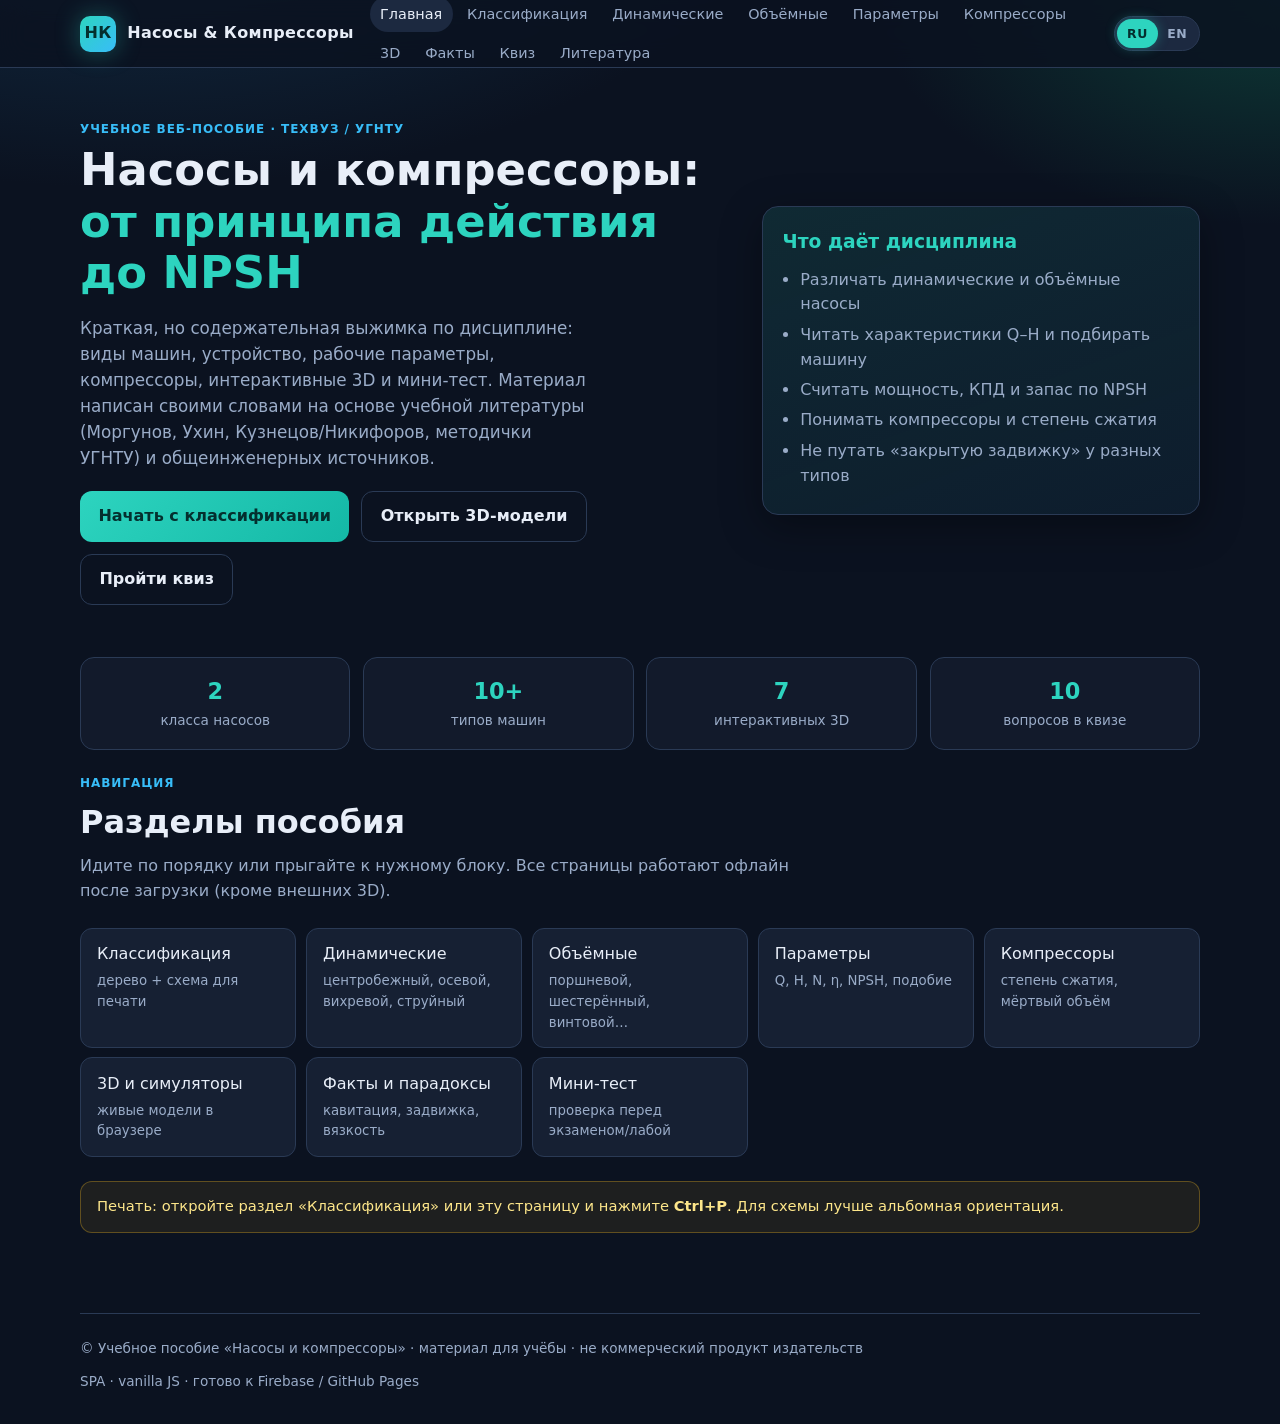
<file: index.html>
<!DOCTYPE html>

<html lang="ru">
<head>
<meta charset="utf-8"/>
<meta content="width=device-width, initial-scale=1" name="viewport"/>
<meta data-i18n-content="meta.desc" content="Учебное пособие: насосы и компрессоры для студентов технических вузов (УГНТУ). Классификация, параметры, NPSH, 3D-модели, квиз." name="description"/>
<title data-i18n="meta.title">Насосы и компрессоры — учебное пособие</title>
<link href="css/styles.css" rel="stylesheet"/>
<link href="data:image/svg+xml,%3Csvg xmlns='http://www.w3.org/2000/svg' viewBox='0 0 64 64'%3E%3Crect rx='12' width='64' height='64' fill='%232dd4bf'/%3E%3Ctext x='32' y='42' text-anchor='middle' font-size='28' font-family='Arial' fill='%23042f2e'%3EНК%3C/text%3E%3C/svg%3E" rel="icon"/>
</head>
<body>
<a class="skip" data-i18n="t001" href="#main">К содержимому</a>
<header class="topnav" id="topnav">
<div class="topnav-inner">
<a aria-label="На главную" class="brand" data-i18n-aria-label="a307" href="#/">
<span class="brand-mark" data-i18n="t002">НК</span>
<span data-i18n="t003">Насосы &amp; Компрессоры</span>
</a>
<div aria-label="Язык сайта" class="lang-switch" data-i18n-aria-label="lang.label" role="group">
        <button aria-pressed="true" class="lang-btn" data-lang="ru" lang="ru" title="Русский" type="button">RU</button>
        <button aria-pressed="false" class="lang-btn" data-lang="en" lang="en" title="English" type="button">EN</button>
      </div>
      <button aria-label="Меню" class="nav-toggle" data-i18n-aria-label="a308" id="navToggle" type="button">☰</button>
<nav class="nav-links" id="navLinks">
<a data-i18n="t004" data-route="/" href="#/">Главная</a>
<a data-i18n="t005" data-route="/classify" href="#/classify">Классификация</a>
<a data-i18n="t006" data-route="/dynamic" href="#/dynamic">Динамические</a>
<a data-i18n="t007" data-route="/volume" href="#/volume">Объёмные</a>
<a data-i18n="t008" data-route="/params" href="#/params">Параметры</a>
<a data-i18n="t009" data-route="/compressors" href="#/compressors">Компрессоры</a>
<a data-route="/3d" href="#/3d">3D</a>
<a data-i18n="t010" data-route="/facts" href="#/facts">Факты</a>
<a data-i18n="t011" data-route="/quiz" href="#/quiz">Квиз</a>
<a data-i18n="t012" data-route="/literature" href="#/literature">Литература</a>
</nav>
</div>
</header>
<main id="main">
<!-- HOME -->
<section class="page" data-page="/" id="page-home">
<div class="hero">
<div>
<div class="kicker" data-i18n="t013">Учебное веб-пособие · техвуз / УГНТУ</div>
<h1 data-i18n="t014">Насосы и компрессоры: <span>от принципа действия до NPSH</span></h1>
<p class="lead" data-i18n="t015">Краткая, но содержательная выжимка по дисциплине: виды машин, устройство, рабочие параметры, компрессоры, интерактивные 3D и мини-тест. Материал написан своими словами на основе учебной литературы (Моргунов, Ухин, Кузнецов/Никифоров, методички УГНТУ) и общеинженерных источников.</p>
<div class="hero-actions">
<a class="btn btn-primary" data-i18n="t016" href="#/classify">Начать с классификации</a>
<a class="btn btn-ghost" data-i18n="t017" href="#/3d">Открыть 3D-модели</a>
<a class="btn btn-ghost" data-i18n="t018" href="#/quiz">Пройти квиз</a>
</div>
</div>
<aside class="hero-card">
<h3 data-i18n="t019">Что даёт дисциплина</h3>
<ul>
<li data-i18n="t020">Различать динамические и объёмные насосы</li>
<li data-i18n="t021">Читать характеристики Q–H и подбирать машину</li>
<li data-i18n="t022">Считать мощность, КПД и запас по NPSH</li>
<li data-i18n="t023">Понимать компрессоры и степень сжатия</li>
<li data-i18n="t024">Не путать «закрытую задвижку» у разных типов</li>
</ul>
</aside>
</div>
<div class="stat-row">
<div class="stat"><strong>2</strong><span data-i18n="t025">класса насосов</span></div>
<div class="stat"><strong>10+</strong><span data-i18n="t026">типов машин</span></div>
<div class="stat"><strong>7</strong><span data-i18n="t027">интерактивных 3D</span></div>
<div class="stat"><strong>10</strong><span data-i18n="t028">вопросов в квизе</span></div>
</div>
<div class="section-head">
<div class="kicker" data-i18n="t029">Навигация</div>
<h2 data-i18n="t030">Разделы пособия</h2>
<p data-i18n="t031">Идите по порядку или прыгайте к нужному блоку. Все страницы работают офлайн после загрузки (кроме внешних 3D).</p>
</div>
<div class="toc-mini">
<a data-i18n="t032" href="#/classify">Классификация<small>дерево + схема для печати</small></a>
<a data-i18n="t033" href="#/dynamic">Динамические<small>центробежный, осевой, вихревой, струйный</small></a>
<a data-i18n="t034" href="#/volume">Объёмные<small>поршневой, шестерённый, винтовой…</small></a>
<a data-i18n="t035" href="#/params">Параметры<small>Q, H, N, η, NPSH, подобие</small></a>
<a data-i18n="t036" href="#/compressors">Компрессоры<small>степень сжатия, мёртвый объём</small></a>
<a data-i18n="t037" href="#/3d">3D и симуляторы<small>живые модели в браузере</small></a>
<a data-i18n="t038" href="#/facts">Факты и парадоксы<small>кавитация, задвижка, вязкость</small></a>
<a data-i18n="t039" href="#/quiz">Мини-тест<small>проверка перед экзаменом/лабой</small></a>
</div>
<div class="note" data-i18n="t040">Печать: откройте раздел «Классификация» или эту страницу и нажмите <strong>Ctrl+P</strong>. Для схемы лучше альбомная ориентация.</div>
</section>
<!-- CLASSIFY -->
<section class="page" data-page="/classify" id="page-classify">
<div class="section-head">
<div class="kicker" data-i18n="t041">Раздел 1</div>
<h2 data-i18n="t042">Классификация насосов</h2>
<p data-i18n="t043">Главный водораздел — по принципу действия: <strong>динамические</strong> (энергия потоку сообщается непрерывно лопастным аппаратом) и <strong>объёмные</strong> (жидкость вытесняется порциями фиксированного объёма).</p>
</div>
<div class="print-bar">
<span data-i18n="t044">Схема для печати (SVG):</span>
<button class="btn btn-primary btn-sm" data-i18n="t045" onclick="window.print()" type="button">Печать страницы</button>
<a class="btn btn-ghost btn-sm" data-i18n="t046" href="assets/classification.svg" rel="noopener" target="_blank">Открыть SVG</a>
<a class="btn btn-ghost btn-sm" data-i18n="t047" href="assets/devices.svg" rel="noopener" target="_blank">Схемы устройств</a>
</div>
<div class="scheme-wrap" id="print-scheme">
<img alt="Классификация насосов — схема для печати" data-i18n-alt="a309" height="820" src="assets/classification.svg" width="1100"/>
</div>
<div class="tree" style="margin-top:1.25rem">
<div class="tree-root" data-i18n="t048">НАСОСЫ → принцип действия</div>
<div class="tree-branches">
<div class="branch">
<h3><span class="tag dyn" data-i18n="t049">Динамические</span></h3>
<div class="branch-list" id="dynList">
<div class="branch-item" data-detail="centrifugal"><strong data-i18n="t050">Центробежный</strong><span data-i18n="t051">самое массовое применение</span></div>
<div class="branch-item" data-detail="axial"><strong data-i18n="t052">Осевой</strong><span data-i18n="t053">огромный расход, малый напор</span></div>
<div class="branch-item" data-detail="vortex"><strong data-i18n="t054">Вихревой</strong><span data-i18n="t055">высокий напор при малом Q</span></div>
<div class="branch-item" data-detail="jet"><strong data-i18n="t056">Струйный</strong><span data-i18n="t057">эжектор, без движущихся частей</span></div>
</div>
</div>
<div class="branch">
<h3><span class="tag vol" data-i18n="t058">Объёмные</span></h3>
<div class="branch-list" id="volList">
<div class="branch-item" data-detail="piston"><strong data-i18n="t059">Поршневой</strong><span data-i18n="t060">высокий перепад давления</span></div>
<div class="branch-item" data-detail="gear"><strong data-i18n="t061">Шестерённый</strong><span data-i18n="t062">масло, нефть, гидравлика</span></div>
<div class="branch-item" data-detail="screw"><strong data-i18n="t063">Винтовой</strong><span data-i18n="t064">вязкие и газожидкостные смеси</span></div>
<div class="branch-item" data-detail="vane"><strong data-i18n="t065">Пластинчатый / мембранный</strong><span data-i18n="t066">гидропривод и химия</span></div>
</div>
</div>
</div>
<div class="detail-panel" data-i18n="t067" id="classDetail">Нажмите на тип насоса — появится краткая карточка. Подробности — в разделах «Динамические» и «Объёмные».</div>
</div>
<div class="grid grid-2" style="margin-top:1.25rem">
<article class="card">
<span class="tag dyn" data-i18n="t068">Ключ</span>
<h3 data-i18n="t069">Динамические</h3>
<p data-i18n="t070">Рабочий орган разгоняет жидкость. Напор и расход связаны характеристикой Q–H: при росте сопротивления сети расход падает. При полностью закрытой задвижке на нагнетании насос (если не перегреется) продолжает крутиться, расход ≈ 0, напор — максимальный (напор холостого хода).</p>
</article>
<article class="card">
<span class="tag vol" data-i18n="t071">Ключ</span>
<h3 data-i18n="t072">Объёмные</h3>
<p data-i18n="t073">Каждый оборот (или ход) вытесняет почти постоянный объём. Давление на нагнетании растёт, пока его не ограничит предохранительный клапан или прочность. Полностью перекрывать нагнетание без байпаса/клапана — опасно.</p>
</article>
</div>
<div class="section-head" style="margin-top:2rem">
<h2 data-i18n="t074">Схемы устройств</h2>
<p data-i18n="t075">Упрощённые разрезы трёх «классических» машин — удобно держать перед глазами на лабе.</p>
</div>
<div class="scheme-wrap dark-scheme">
<img alt="Схемы поршневого, центробежного и шестерённого насосов" data-i18n-alt="a310" height="520" src="assets/devices.svg" width="1200"/>
</div>
</section>
<!-- DYNAMIC -->
<section class="page" data-page="/dynamic" id="page-dynamic">
<div class="section-head">
<div class="kicker" data-i18n="t076">Раздел 2</div>
<h2 data-i18n="t077">Динамические насосы</h2>
<p data-i18n="t078">Энергия от вала передаётся жидкости лопастями (или струёй рабочего агента). Подача плавная, конструкция часто проще в обслуживании, но нужен контроль кавитации и правильный подбор по сети.</p>
</div>
<div class="grid grid-2">
<article class="card type-card">
<span class="tag dyn" data-i18n="t079">Лопастной</span>
<h3 data-i18n="t080">Центробежный насос</h3>
<div class="meta"><span class="pill" data-i18n="t081">вода / НПЗ</span><span class="pill" data-i18n="t082">теплосети</span><span class="pill" data-i18n="t083">мультиступенчатый</span></div>
<p data-i18n="t084">Жидкость входит в центр рабочего колеса (по оси), лопасти разгоняют её к периферии; в спиральном отводе кинетическая энергия частично превращается в давление. Многоступенчатые насосы ставят колёса последовательно для большого напора.</p>
<div class="pros-cons">
<div class="pros"><h4 data-i18n="t085">Плюсы</h4><ul><li data-i18n="t086">равномерная подача</li><li data-i18n="t087">высокий КПД на воде</li><li data-i18n="t088">компактность при большом Q</li></ul></div>
<div class="cons"><h4 data-i18n="t089">Минусы</h4><ul><li data-i18n="t090">плохой самозасос (часто нужна заливка)</li><li data-i18n="t091">падение КПД на вязких жидкостях</li><li data-i18n="t092">чувствителен к NPSH</li></ul></div>
</div>
</article>
<article class="card type-card">
<span class="tag dyn" data-i18n="t093">Лопастной</span>
<h3 data-i18n="t094">Осевой (пропеллерный)</h3>
<div class="meta"><span class="pill" data-i18n="t095">каналы</span><span class="pill" data-i18n="t096">циркуляция</span><span class="pill" data-i18n="t097">большой Q</span></div>
<p data-i18n="t098">Поток идёт вдоль оси вала, как у гребного винта. Даёт огромный расход при сравнительно малом напоре. Часто применяют на перекачке между резервуарами, в системах охлаждения, на насосных станциях каналов.</p>
<div class="pros-cons">
<div class="pros"><h4 data-i18n="t099">Плюсы</h4><ul><li data-i18n="t100">очень большой расход</li><li data-i18n="t101">компактный тракт</li><li data-i18n="t102">регулировка углом лопастей</li></ul></div>
<div class="cons"><h4 data-i18n="t103">Минусы</h4><ul><li data-i18n="t104">малый напор</li><li data-i18n="t105">узкий оптимальный режим</li><li data-i18n="t106">риск кавитации на входе</li></ul></div>
</div>
</article>
<article class="card type-card">
<span class="tag dyn" data-i18n="t107">Лопастной</span>
<h3 data-i18n="t108">Вихревой (периферийный)</h3>
<div class="meta"><span class="pill" data-i18n="t109">малый Q</span><span class="pill" data-i18n="t110">высокий H</span><span class="pill" data-i18n="t111">самозасос</span></div>
<p data-i18n="t112">Жидкость многократно обменивается энергией с лопатками в боковом канале — напор заметно выше, чем у центробежного того же размера, но КПД ниже. Удобен для чистых маловязких жидкостей и как насос с хорошим самозасасыванием.</p>
<div class="pros-cons">
<div class="pros"><h4 data-i18n="t113">Плюсы</h4><ul><li data-i18n="t114">высокий напор</li><li data-i18n="t115">часто самозасасывающий</li><li data-i18n="t116">простая конструкция</li></ul></div>
<div class="cons"><h4 data-i18n="t117">Минусы</h4><ul><li data-i18n="t118">низкий КПД</li><li data-i18n="t119">боится абразива</li><li data-i18n="t120">малый расход</li></ul></div>
</div>
</article>
<article class="card type-card">
<span class="tag dyn" data-i18n="t121">Струйный</span>
<h3 data-i18n="t122">Струйный насос (эжектор)</h3>
<div class="meta"><span class="pill" data-i18n="t123">без движущихся частей</span><span class="pill" data-i18n="t124">скважины</span><span class="pill" data-i18n="t125">смешение</span></div>
<p data-i18n="t126">Рабочая струя (вода, пар, газ) через сопло создаёт разрежение и подсасывает перекачиваемую среду; в камере смешения импульс передаётся потоку. Надёжен там, где нельзя ставить механику, но термодинамический КПД обычно невелик.</p>
<div class="pros-cons">
<div class="pros"><h4 data-i18n="t127">Плюсы</h4><ul><li data-i18n="t128">нет трущихся пар</li><li data-i18n="t129">работает с газожидкостью</li><li data-i18n="t130">простота и долговечность</li></ul></div>
<div class="cons"><h4 data-i18n="t131">Минусы</h4><ul><li data-i18n="t132">низкий КПД</li><li data-i18n="t133">нужен источник рабочей струи</li><li data-i18n="t134">шум / эрозия сопла</li></ul></div>
</div>
</article>
</div>
<div class="note" data-i18n="t135" style="margin-top:1rem">Практика: центробежный насос обычно пускают при <strong>закрытой</strong> (или почти закрытой) задвижке на нагнетании — чтобы снизить пусковой момент и не «улететь» по характеристике двигателя. После выхода на обороты задвижку открывают. Уточняйте по паспорту конкретной машины.</div>
</section>
<!-- VOLUME -->
<section class="page" data-page="/volume" id="page-volume">
<div class="section-head">
<div class="kicker" data-i18n="t136">Раздел 3</div>
<h2 data-i18n="t137">Объёмные насосы</h2>
<p data-i18n="t138">Подача определяется геометрическим объёмом камеры и частотой циклов. Подходят для высокого давления, вязких сред и точного дозирования. Обязателен предохранительный тракт.</p>
</div>
<div class="grid grid-2">
<article class="card type-card">
<span class="tag vol" data-i18n="t139">Возвратно-поступательный</span>
<h3 data-i18n="t140">Поршневой / плунжерный</h3>
<p data-i18n="t141">Поршень (или плунжер) изменяет объём цилиндра; клапаны всасывания и нагнетания открываются по перепаду давления. Плунжерные насосы дают очень высокие давления (гидроочистка, закачка реагентов). Подача пульсирующая — ставят демпферы.</p>
<div class="pros-cons">
<div class="pros"><h4 data-i18n="t142">Плюсы</h4><ul><li data-i18n="t143">высокий напор/давление</li><li data-i18n="t144">хороший КПД</li><li data-i18n="t145">работа с умеренной вязкостью</li></ul></div>
<div class="cons"><h4 data-i18n="t146">Минусы</h4><ul><li data-i18n="t147">пульсации</li><li data-i18n="t148">клапаны и уплотнения</li><li data-i18n="t149">габариты / масса</li></ul></div>
</div>
</article>
<article class="card type-card">
<span class="tag vol" data-i18n="t150">Роторный</span>
<h3 data-i18n="t151">Шестерённый</h3>
<p data-i18n="t152">Две шестерни переносят жидкость во впадинах зубьев от всасывания к нагнетанию. Классика маслосистем, топливных и нефтяных перекачек малой/средней производительности. Жёсткие требования к чистоте и зазорам.</p>
<div class="pros-cons">
<div class="pros"><h4 data-i18n="t153">Плюсы</h4><ul><li data-i18n="t154">компактность</li><li data-i18n="t155">самозасос</li><li data-i18n="t156">простая механика</li></ul></div>
<div class="cons"><h4 data-i18n="t157">Минусы</h4><ul><li data-i18n="t158">шум</li><li data-i18n="t159">износ при абразиве</li><li data-i18n="t160">утечки через зазоры</li></ul></div>
</div>
</article>
<article class="card type-card">
<span class="tag vol" data-i18n="t161">Роторный</span>
<h3 data-i18n="t162">Винтовой</h3>
<p data-i18n="t163">Один или несколько винтов образуют замкнутые полости, движущиеся вдоль оси. Отлично тянет вязкие нефти, эмульсии, иногда газожидкостные смеси. Подача относительно равномерная.</p>
<div class="pros-cons">
<div class="pros"><h4 data-i18n="t164">Плюсы</h4><ul><li data-i18n="t165">вязкие среды</li><li data-i18n="t166">малые пульсации</li><li data-i18n="t167">высокий КПД на нефти</li></ul></div>
<div class="cons"><h4 data-i18n="t168">Минусы</h4><ul><li data-i18n="t169">цена / точность изготовления</li><li data-i18n="t170">чувствительность к сухому ходу</li><li data-i18n="t171">ремонт сложнее</li></ul></div>
</div>
</article>
<article class="card type-card">
<span class="tag vol" data-i18n="t172">Роторный / мембранный</span>
<h3 data-i18n="t173">Пластинчатый и мембранный</h3>
<p data-i18n="t174"><strong>Пластинчатый (шиберный)</strong> — пластины в роторе образуют камеры переменного объёма; часто в гидроприводе. <strong>Мембранный</strong> — диафрагма отделяет привод от жидкости: идеален для агрессивной химии и дозирования без утечек через уплотнение штока.</p>
<div class="pros-cons">
<div class="pros"><h4 data-i18n="t175">Плюсы</h4><ul><li data-i18n="t176">герметичность (мембрана)</li><li data-i18n="t177">дозирование</li><li data-i18n="t178">работа с химией</li></ul></div>
<div class="cons"><h4 data-i18n="t179">Минусы</h4><ul><li data-i18n="t180">ресурс мембраны</li><li data-i18n="t181">ограничение по давлению/температуре</li><li data-i18n="t182">пластинчатые боятся грязи</li></ul></div>
</div>
</article>
</div>
</section>
<!-- PARAMS -->
<section class="page" data-page="/params" id="page-params">
<div class="section-head">
<div class="kicker" data-i18n="t183">Раздел 4</div>
<h2 data-i18n="t184">Основные параметры и формулы</h2>
<p data-i18n="t185">Без этих величин нельзя ни подобрать насос, ни защитить его от кавитации. Ниже — рабочие определения «для конспекта», а не дословные цитаты учебников.</p>
</div>
<div class="table-wrap">
<table>
<thead><tr><th data-i18n="t186">Параметр</th><th data-i18n="t187">Обозначение</th><th data-i18n="t188">Смысл</th><th data-i18n="t189">Типичные единицы</th></tr></thead>
<tbody>
<tr><td data-i18n="t190">Подача (расход)</td><td>Q</td><td data-i18n="t191">объём жидкости в единицу времени</td><td data-i18n="t192">м³/с, м³/ч, л/с</td></tr>
<tr><td data-i18n="t193">Напор</td><td>H</td><td data-i18n="t194">энергия, сообщаемая 1 Н жидкости, в метрах столба</td><td data-i18n="t195">м</td></tr>
<tr><td data-i18n="t196">Давление</td><td>p / Δp</td><td data-i18n="t197">часто удобнее напора: Δp = ρgH</td><td data-i18n="t198">Па, бар, МПа</td></tr>
<tr><td data-i18n="t199">Мощность</td><td>N</td><td data-i18n="t200">потребляемая / полезная</td><td data-i18n="t201">Вт, кВт</td></tr>
<tr><td data-i18n="t202">КПД</td><td>η</td><td data-i18n="t203">N_пол / N_подвед</td><td data-i18n="t204">— (0…1) или %</td></tr>
<tr><td data-i18n="t205">Частота вращения</td><td>n</td><td data-i18n="t206">обороты ротора</td><td data-i18n="t207">об/мин, с⁻¹</td></tr>
<tr><td>NPSH</td><td>NPSH<sub>r</sub> / NPSH<sub>a</sub></td><td data-i18n="t208">запас над давлением насыщенных паров</td><td data-i18n="t209">м</td></tr>
</tbody>
</table>
</div>
<div class="formula-box"><div class="label" data-i18n="t210">Полезная мощность насоса</div>N<sub data-i18n="t211">пол</sub> = ρ · g · Q · H   →   N<sub data-i18n="t212">подвед</sub> = N<sub data-i18n="t213">пол</sub> / η</div>
<div class="formula-box"><div class="label" data-i18n="t214">Связь напора и перепада давления</div>H = Δp / (ρ · g)</div>
<div class="formula-box" data-i18n="t215"><div class="label">Условие без кавитации</div>NPSH<sub>a</sub> ≥ NPSH<sub>r</sub> + запас (часто +0,5…1 м и более по нормам)</div>
<div class="grid grid-2" style="margin-top:1rem">
<article class="card">
<h3 data-i18n="t216">NPSH простыми словами</h3>
<p data-i18n="t217"><strong>NPSH<sub>a</sub></strong> (available) — сколько «запаса давления» реально есть на входе с учётом уровня жидкости, потерь во всасывающей линии и давления паров.<br/><br/>
<strong>NPSH<sub>r</sub></strong> (required) — сколько запаса требует сам насос (из каталога/испытаний), чтобы не кавитировать на данном режиме.<br/><br/>
          Если запас мал — пузырьки пара схлопываются у колеса, падает напор, растёт шум, разрушаются лопасти.</p>
</article>
<article class="card">
<h3 data-i18n="t218">Законы подобия (лопастные)</h3>
<p data-i18n="t219">При изменении частоты вращения <em>n</em> у геометрически подобного режима (приближённо):</p>
<div class="formula-box">Q₂/Q₁ = n₂/n₁<br/>H₂/H₁ = (n₂/n₁)²<br/>N₂/N₁ = (n₂/n₁)³</div>
<p data-i18n="t220">Отсюда: чуть подняли обороты — мощность растёт кубически. Для диаметра колеса D есть аналогичные соотношения с D, D², D³/D⁵ — смотрите в курсе теории лопастных машин.</p>
</article>
</div>
<div class="card" style="margin-top:1rem">
<h3 data-i18n="t221">Характеристика Q–H и рабочая точка</h3>
<p data-i18n="t222">Сеть (трубопровод + высота подъёма + местные сопротивления) имеет свою кривую H<sub>сети</sub>(Q). Пересечение с характеристикой насоса H<sub>нас</sub>(Q) — <strong>рабочая точка</strong>. Регулирование: задвижка (меняется сеть), частотный преобразователь (меняется характеристика насоса), смена диаметра колеса, параллельная/последовательная работа агрегатов.</p>
</div>
</section>
<!-- COMPRESSORS -->
<section class="page" data-page="/compressors" id="page-compressors">
<div class="section-head">
<div class="kicker" data-i18n="t223">Раздел 5</div>
<h2 data-i18n="t224">Компрессоры</h2>
<p data-i18n="t225">Компрессор повышает давление газа. В отличие от насоса, плотность заметно меняется, важны температура, степень сжатия и охлаждение.</p>
</div>
<div class="grid grid-2">
<article class="card">
<span class="tag comp" data-i18n="t226">Объёмный</span>
<h3 data-i18n="t227">Поршневой компрессор</h3>
<p data-i18n="t228">Классика мобильных и стационарных станций. Степень сжатия одной ступени ограничена температурой конца сжатия и объёмом вредного пространства. Многоступенчатое сжатие с охлаждением между ступенями снижает работу.</p>
</article>
<article class="card">
<span class="tag comp" data-i18n="t229">Объёмный</span>
<h3 data-i18n="t230">Винтовой компрессор</h3>
<p data-i18n="t231">Два ротора образуют камеры, объём которых уменьшается вдоль оси. Равномерная подача, хорош для средних расходов. Бывает маслозаполненный и сухой.</p>
</article>
<article class="card">
<span class="tag comp" data-i18n="t232">Динамический</span>
<h3 data-i18n="t233">Центробежный компрессор</h3>
<p data-i18n="t234">Как центробежный насос, но для газа: колесо + диффузор. Высокие обороты, большие расходы, применяется в ГТУ, ХТП, магистральном транспорте газа (часто многоступенчато).</p>
</article>
<article class="card">
<span class="tag comp" data-i18n="t235">Динамический</span>
<h3 data-i18n="t236">Осевой компрессор</h3>
<p data-i18n="t237">Ступени «ротор–статор» вдоль оси. Очень большие расходы при умеренной степени сжатия на ступень — основа авиационных двигателей и крупных установок.</p>
</article>
</div>
<div class="formula-box" style="margin-top:1rem"><div class="label" data-i18n="t238">Степень сжатия</div>ε = p<sub data-i18n="t239">нагн</sub> / p<sub data-i18n="t240">вс</sub></div>
<div class="grid grid-2">
<article class="card">
<h3 data-i18n="t241">Мёртвый (вредный) объём</h3>
<p data-i18n="t242">Объём в цилиндре поршневого компрессора, который остаётся в конце нагнетания. Расширение оставшегося газа при обратном ходе уменьшает объём свежего всасывания → падает производительность и объёмный КПД. Чем больше вредное пространство и степень сжатия, тем сильнее эффект.</p>
</article>
<article class="card">
<h3 data-i18n="t243">Что помнить на экзамене</h3>
<p data-i18n="t244">1) Газ сжимаем — охлаждение важно.<br/>2) ε лимитирует температура и прочность.<br/>3) Для высоких ε — несколько ступеней.<br/>4) Производительность поршневого зависит от вредного пространства.<br/>5) Динамические компрессоры чувствительны к режиму (помпаж!).</p>
</article>
</div>
</section>
<!-- 3D -->
<section class="page" data-page="/3d" id="page-3d">
<div class="section-head">
<div class="kicker" data-i18n="t245">Раздел 6</div>
<h2 data-i18n="t246">3D-модели и симуляторы</h2>
<p data-i18n="t247">Интерактивные модели открывайте в новой вкладке (часть сайтов блокирует iframe). Крутите, разбирайте потоки, сопоставляйте с конспектом.</p>
</div>
<div class="note" data-i18n="t248">Если встроенный просмотр пустой — это ограничение X-Frame-Options у внешнего сайта. Кнопка «Открыть» всегда работает.</div>
<div class="grid grid-2" id="labsGrid">
<!-- filled / static cards below -->
<article class="card lab-card">
<div class="preview">🌀 Centrifugal Pump 3D</div>
<h3 data-i18n="t249">Центробежный насос — HowItWorks</h3>
<p data-i18n="t250">Интерактивный разрез: колесо, поток, корпус.</p>
<div class="lab-actions">
<a class="btn btn-primary btn-sm" data-i18n="t251" href="https://harifed.github.io/howitworks/3d/centrifugal-pump.html" rel="noopener" target="_blank">Открыть</a>
<button class="btn btn-ghost btn-sm" data-embed="https://harifed.github.io/howitworks/3d/centrifugal-pump.html" data-i18n="t252" type="button">Попробовать iframe</button>
</div>
</article>
<article class="card lab-card">
<div class="preview">⚙️ Gear Pump 3D</div>
<h3 data-i18n="t253">Шестерённый насос — HowItWorks</h3>
<p data-i18n="t254">Две шестерни и перенос жидкости во впадинах.</p>
<div class="lab-actions">
<a class="btn btn-primary btn-sm" data-i18n="t255" href="https://harifed.github.io/howitworks/3d/gear-pump.html" rel="noopener" target="_blank">Открыть</a>
<button class="btn btn-ghost btn-sm" data-embed="https://harifed.github.io/howitworks/3d/gear-pump.html" data-i18n="t256" type="button">Попробовать iframe</button>
</div>
</article>
<article class="card lab-card">
<div class="preview">🛢️ Alberta Oil Atlas</div>
<h3>Centrifugal Pump Atlas</h3>
<p data-i18n="t257">Учебный 3D-атлас центробежного насоса.</p>
<div class="lab-actions">
<a class="btn btn-primary btn-sm" data-i18n="t258" href="https://albertaoil.ca/atlas/centrifugal-pump/" rel="noopener" target="_blank">Открыть</a>
</div>
</article>
<article class="card lab-card">
<div class="preview">🔧 Reciprocating Compressor</div>
<h3 data-i18n="t259">Поршневой компрессор — Atlas</h3>
<p data-i18n="t260">Разбор устройства поршневого компрессора.</p>
<div class="lab-actions">
<a class="btn btn-primary btn-sm" data-i18n="t261" href="https://albertaoil.ca/atlas/reciprocating-compressor/" rel="noopener" target="_blank">Открыть</a>
</div>
</article>
<article class="card lab-card">
<div class="preview">🧪 Engineers Universe</div>
<h3 data-i18n="t262">Симулятор центробежного насоса</h3>
<p data-i18n="t263">Лабораторный сценарий: режимы работы насоса.</p>
<div class="lab-actions">
<a class="btn btn-primary btn-sm" data-i18n="t264" href="https://engineersuniverse.com/labs/engineering/pumps-fluid/centrifugal-pump-operation" rel="noopener" target="_blank">Открыть</a>
</div>
</article>
<article class="card lab-card">
<div class="preview">❄️ HVAC Compressor</div>
<h3 data-i18n="t265">Симулятор компрессора</h3>
<p data-i18n="t266">Операции компрессора в учебном HVAC-лабе.</p>
<div class="lab-actions">
<a class="btn btn-primary btn-sm" data-i18n="t267" href="https://engineersuniverse.com/labs/engineering/hvac/compressor-operation" rel="noopener" target="_blank">Открыть</a>
</div>
</article>
<article class="card lab-card">
<div class="preview">📐 EngX3D Atlas</div>
<h3 data-i18n="t268">Каталог 3D EngX3D</h3>
<p data-i18n="t269">Подборка инженерных 3D-атласов и разрезов.</p>
<div class="lab-actions">
<a class="btn btn-primary btn-sm" data-i18n="t270" href="https://engx3d.com/atlas" rel="noopener" target="_blank">Открыть</a>
</div>
</article>
</div>
<div class="iframe-wrap" hidden="" id="embedBox">
<iframe data-i18n-title="a311" id="embedFrame" loading="lazy" referrerpolicy="no-referrer" title="Встроенная 3D-модель"></iframe>
</div>
</section>
<!-- FACTS -->
<section class="page" data-page="/facts" id="page-facts">
<div class="section-head">
<div class="kicker" data-i18n="t271">Раздел 7</div>
<h2 data-i18n="t272">Интересные факты и логические парадоксы</h2>
<p data-i18n="t273">То, что чаще всего «ломает мозг» на семинарах — и помогает запомнить предмет.</p>
</div>
<div class="paradox">
<div class="title" data-i18n="t274">Парадокс закрытой задвижки</div>
<p data-i18n="t275">У <strong>центробежного</strong> насоса закрытая задвижка на нагнетании — штатный (осторожный) пусковой приём: расход мал, мощность часто даже меньше, чем в рабочей точке. У <strong>объёмного</strong> насоса та же ситуация — путь к разрыву корпуса или срабатыванию предохранительного клапана. Один жест — два мира физики.</p>
</div>
<div class="fact">
<h3 data-i18n="t276">Кавитация — «кипение без плиты»</h3>
<p data-i18n="t277">Давление на входе падает ниже давления насыщенных паров — жидкость вскипает локально. Пузырьки схлопываются в зоне высокого давления и долбят металл микроударами. Насос «хрипит», напор проседает, колесо покрывается оспинами.</p>
</div>
<div class="paradox">
<div class="title" data-i18n="t278">Парадокс вязкости</div>
<p data-i18n="t279">Кажется, что «чем гуще — тем насосу тяжелее» всегда. Для центробежного — да, резко падают Q, H и η. Для шестерённого/винтового вязкая нефть — родная среда: утечки через зазоры меньше, объёмный КПД может вырасти. Густота враг одним и союзник другим.</p>
</div>
<div class="fact">
<h3 data-i18n="t280">Мёртвый объём компрессора</h3>
<p data-i18n="t281">Чем выше степень сжатия, тем сильнее вредное пространство «съедает» производительность: оставшийся газ расширяется и не пускает свежую порцию. Поэтому высокие давления делают ступенями, а не «одним ударом».</p>
</div>
<div class="paradox">
<div class="title" data-i18n="t282">Парадокс «больше обороты — в три раза больше мощность»</div>
<p data-i18n="t283">По законам подобия N ~ n³. Разгон с 1500 до 3000 об/мин (×2) требует порядка ×8 мощности на валу (в идеализированной модели). Частотник — не «бесплатная крутилка», а смена всей энергетики машины и сети.</p>
</div>
<div class="fact">
<h3 data-i18n="t284">Напор — не «высота трубы»</h3>
<p data-i18n="t285">H измеряется в метрах, но это удельная энергия. Напор 50 м на воде ≈ 5 бар, а на ртути тот же напор даст совсем другое давление, потому что ρ другая. Всегда держите в уме ρgH.</p>
</div>
<div class="paradox">
<div class="title" data-i18n="t286">Парадокс параллельных насосов</div>
<p data-i18n="t287">«Поставим два одинаковых — получим двойной расход». Только если сеть «плоская» (мало сопротивления). На крутой сети прирост Q скромный: оба насоса упираются в одну и ту же высокую H<sub>сети</sub>. Без расчёта характеристики станции сюрприз гарантирован.</p>
</div>
<div class="fact">
<h3 data-i18n="t288">Помпаж компрессора</h3>
<p data-i18n="t289">У динамических компрессоров есть зона неустойчивости: расход слишком мал — поток срывается, давление «дышит», машина бьёт по подшипникам. Антипомпажная защита — не бюрократия, а выживание агрегата.</p>
</div>
</section>
<!-- QUIZ -->
<section class="page" data-page="/quiz" id="page-quiz">
<div class="section-head">
<div class="kicker" data-i18n="t290">Раздел 8</div>
<h2 data-i18n="t291">Мини-тест</h2>
<p data-i18n="t292">10 вопросов. После «Проверить» увидите результат и подсветку ответов.</p>
</div>
<form id="quizForm"></form>
<div style="display:flex;gap:.75rem;flex-wrap:wrap;margin-top:1rem">
<button class="btn btn-primary" data-i18n="t293" form="quizForm" type="submit">Проверить</button>
<button class="btn btn-ghost" data-i18n="t294" id="quizReset" type="button">Сбросить</button>
</div>
<div class="quiz-result" id="quizResult">
<div class="quiz-score" id="quizScore">0/10</div>
<p id="quizMsg"></p>
</div>
</section>
<!-- LITERATURE -->
<section class="page" data-page="/literature" id="page-literature">
<div class="section-head">
<div class="kicker" data-i18n="t295">Раздел 9</div>
<h2 data-i18n="t296">Литература и как искать</h2>
<p data-i18n="t297">Список ориентирован на программу УГНТУ. Текст сайта — учебный парафраз, не замена первоисточникам.</p>
</div>
<ul class="lit-list">
<li data-i18n="t298"><strong>Моргунов К. П.</strong> Насосы и насосные станции : учебное пособие. — СПб. : Лань, 2019. — 308 с.<span>База по насосам и станциям; удобно брать через ЭБС «Лань».</span></li>
<li data-i18n="t299"><strong>Ухин Б. В.</strong> Гидравлические машины. Насосы, вентиляторы, компрессоры и гидропривод. — М. : ФОРУМ : ИНФРА-М, 2018. — 320 с.<span>Широкий охват гидромашин, включая компрессоры и гидропривод.</span></li>
<li data-i18n="t300"><strong>Кузнецов Ю. В., Никифоров А. Г.</strong> Насосы, вентиляторы, компрессоры. — СПб. : Лань, 2020. — 304 с.<span>Компактный курс по трём классам машин.</span></li>
<li data-i18n="t301"><strong>Миннивалеев Т. Н. (сост.)</strong> Насосы и компрессоры : учебно-методическое пособие… — Уфа : УГНТУ, 2024.<span>Локальное издание: лабораторные и самостоятельные работы. Ищите на okt.rusoil.net.</span></li>
<li data-i18n="t302"><strong>Гаррис Н. А., Годовский Д. А. (сост.)</strong> УМП к курсовой работе «Насосы и компрессоры». — Уфа : УГНТУ, 2008.<span>Требования к курсовой, схемы, оформление.</span></li>
<li data-i18n="t303"><strong>Дополнительно:</strong> Черкасский В. М. «Насосы, вентиляторы, компрессоры» (Энергоатомиздат, 1984); Никищенко С. Л. «Нефтегазопромысловое оборудование» (Ин-Фолио, 2008).<span>Для углубления и нефтегазового уклона.</span></li>
</ul>
<div class="note" data-i18n="t304" style="margin-top:1.25rem">
<strong>Где брать электронно:</strong> ЭБС «Лань», портал okt.rusoil.net (ресурсы УГНТУ), biti.mephi.ru и вузовские подписки. Для курсовой начинайте с методички УГНТУ — там критерии оформления и расчётные схемы.
      </div>
</section>
</main>
<footer class="footer">
<div data-i18n="t305">© Учебное пособие «Насосы и компрессоры» · материал для учёбы · не коммерческий продукт издательств</div>
<div data-i18n="t306">SPA · vanilla JS · готово к Firebase / GitHub Pages</div>
</footer>
<script src="js/i18n.js"></script>
<script src="js/app.js"></script>
</body>
</html>
</file>
<file: css/styles.css>
:root {
  --bg: #0b1220;
  --bg-elevated: #121a2b;
  --bg-card: #162033;
  --bg-soft: #1c2940;
  --line: #2a3a55;
  --text: #e8eef8;
  --muted: #9aacc8;
  --teal: #2dd4bf;
  --teal-dark: #0f766e;
  --cyan: #38bdf8;
  --amber: #fbbf24;
  --rose: #fb7185;
  --green: #34d399;
  --violet: #a78bfa;
  --shadow: 0 12px 40px rgba(0,0,0,.35);
  --radius: 16px;
  --nav-h: 68px;
  --max: 1120px;
  --font: "Segoe UI", system-ui, -apple-system, Roboto, "Helvetica Neue", Arial, sans-serif;
}

* { box-sizing: border-box; }
html { scroll-behavior: smooth; }
body {
  margin: 0;
  font-family: var(--font);
  background: radial-gradient(1200px 600px at 10% -10%, #12304a 0%, transparent 55%),
              radial-gradient(900px 500px at 100% 0%, #0d3a36 0%, transparent 45%),
              var(--bg);
  color: var(--text);
  line-height: 1.55;
  min-height: 100vh;
}

a { color: var(--teal); text-decoration: none; }
a:hover { color: #5eead4; }
img, svg { max-width: 100%; height: auto; display: block; }
button, input, select { font: inherit; }

.skip {
  position: absolute; left: -9999px;
}
.skip:focus { left: 1rem; top: 1rem; z-index: 100; background: var(--teal); color: #042f2e; padding: .5rem 1rem; border-radius: 8px; }

/* NAV */
.topnav {
  position: sticky; top: 0; z-index: 50;
  height: var(--nav-h);
  backdrop-filter: blur(14px);
  background: rgba(11,18,32,.85);
  border-bottom: 1px solid var(--line);
  display: flex; align-items: center;
}
.topnav-inner {
  width: min(100% - 2rem, var(--max));
  margin: 0 auto;
  display: flex; align-items: center; gap: 1rem;
}
.brand {
  display: flex; align-items: center; gap: .7rem;
  color: var(--text); font-weight: 700; letter-spacing: .02em;
  white-space:nowrap;
}
.brand-mark {
  width: 36px; height: 36px; border-radius: 10px;
  background: linear-gradient(135deg, var(--teal), var(--cyan));
  display: grid; place-items: center; color: #042f2e; font-weight: 800;
  box-shadow: 0 0 24px rgba(45,212,191,.35);
}
.nav-links {
  display: flex; gap: .25rem; flex-wrap: wrap; margin-left: auto;
}
.nav-links a {
  color: var(--muted); padding: .4rem .65rem; border-radius: 999px; font-size: .9rem;
}
.nav-links a:hover, .nav-links a.active {
  color: var(--text); background: var(--bg-soft);
}
.nav-toggle {
  display: none; margin-left: auto;
  background: var(--bg-soft); border: 1px solid var(--line); color: var(--text);
  border-radius: 10px; padding: .45rem .7rem; cursor: pointer;
}

/* LANGUAGE SWITCH */
.lang-switch {
  order: 3; display: inline-flex; flex: none;
  background: var(--bg-soft); border: 1px solid var(--line); border-radius: 999px; padding: 2px;
}
.lang-btn {
  background: transparent; border: 0; color: var(--muted); cursor: pointer;
  font: inherit; font-size: .78rem; font-weight: 700; letter-spacing: .05em;
  padding: .3rem .6rem; border-radius: 999px; min-width: 2.4rem;
}
.lang-btn:hover { color: var(--text); }
.lang-btn[aria-pressed="true"] { background: var(--teal); color: #042f2e; box-shadow: 0 0 12px rgba(45,212,191,.35); }
.lang-btn:focus-visible { outline: 2px solid var(--cyan); outline-offset: 2px; }
.nav-links { order: 2; }
.nav-toggle { order: 4; }

/* LAYOUT */
main { width: min(100% - 2rem, var(--max)); margin: 0 auto; padding: 1.5rem 0 4rem; }
.page { display: none; animation: fade .25s ease; }
.page.active { display: block; }
@keyframes fade { from { opacity: 0; transform: translateY(6px);} to { opacity:1; transform:none;} }

.hero {
  display: grid; grid-template-columns: 1.2fr .8fr; gap: 1.5rem; align-items: center;
  padding: 1.5rem 0 2rem;
}
.hero h1 {
  font-size: clamp(1.8rem, 4vw, 2.8rem); line-height: 1.15; margin: 0 0 1rem;
}
.hero h1 span { color: var(--teal); }
.lead { color: var(--muted); font-size: 1.05rem; margin: 0 0 1.25rem; max-width: 48ch; }
.hero-actions { display: flex; flex-wrap: wrap; gap: .75rem; }
.btn {
  display: inline-flex; align-items: center; justify-content: center; gap: .4rem;
  border: none; border-radius: 12px; padding: .75rem 1.15rem; cursor: pointer;
  font-weight: 600; transition: .15s ease;
}
.btn-primary { background: linear-gradient(135deg, var(--teal), #14b8a6); color: #042f2e; }
.btn-primary:hover { filter: brightness(1.08); color: #042f2e; }
.btn-ghost { background: transparent; color: var(--text); border: 1px solid var(--line); }
.btn-ghost:hover { border-color: var(--teal); color: var(--teal); }
.btn-sm { padding: .45rem .8rem; font-size: .9rem; border-radius: 10px; }

.hero-card {
  background: linear-gradient(160deg, rgba(45,212,191,.12), rgba(56,189,248,.06));
  border: 1px solid var(--line); border-radius: var(--radius); padding: 1.25rem;
  box-shadow: var(--shadow);
}
.hero-card h3 { margin: 0 0 .75rem; color: var(--teal); }
.hero-card ul { margin: 0; padding-left: 1.1rem; color: var(--muted); }
.hero-card li { margin: .35rem 0; }

.section-head { margin: 1rem 0 1.25rem; }
.section-head h2 { margin: 0 0 .4rem; font-size: clamp(1.5rem, 3vw, 2rem); }
.section-head p { margin: 0; color: var(--muted); max-width: 70ch; }
.kicker {
  display: inline-block; font-size: .75rem; letter-spacing: .08em; text-transform: uppercase;
  color: var(--cyan); font-weight: 700; margin-bottom: .35rem;
}

.grid { display: grid; gap: 1rem; }
.grid-2 { grid-template-columns: repeat(2, 1fr); }
.grid-3 { grid-template-columns: repeat(3, 1fr); }
.grid-4 { grid-template-columns: repeat(4, 1fr); }

.card {
  background: var(--bg-card); border: 1px solid var(--line); border-radius: var(--radius);
  padding: 1.1rem 1.2rem; box-shadow: 0 8px 24px rgba(0,0,0,.18);
}
.card h3 { margin: 0 0 .5rem; font-size: 1.1rem; }
.card p { margin: 0; color: var(--muted); }
.card .tag {
  display: inline-block; font-size: .72rem; font-weight: 700; letter-spacing: .04em;
  padding: .2rem .5rem; border-radius: 999px; margin-bottom: .6rem;
  background: rgba(45,212,191,.15); color: var(--teal);
}
.tag.dyn { background: rgba(56,189,248,.15); color: var(--cyan); }
.tag.vol { background: rgba(251,191,36,.15); color: var(--amber); }
.tag.comp { background: rgba(167,139,250,.15); color: var(--violet); }

.stat-row { display: grid; grid-template-columns: repeat(4,1fr); gap: .8rem; margin: 1.25rem 0; }
.stat {
  background: var(--bg-elevated); border: 1px solid var(--line); border-radius: 14px; padding: 1rem; text-align: center;
}
.stat strong { display: block; font-size: 1.4rem; color: var(--teal); }
.stat span { color: var(--muted); font-size: .85rem; }

/* TREE / CLASSIFICATION */
.tree {
  background: var(--bg-card); border: 1px solid var(--line); border-radius: var(--radius);
  padding: 1.25rem; overflow-x: auto;
}
.tree-root {
  text-align: center; font-weight: 700; margin-bottom: 1rem;
  padding: .7rem 1rem; border-radius: 12px;
  background: linear-gradient(135deg, rgba(45,212,191,.2), rgba(56,189,248,.15));
  border: 1px solid rgba(45,212,191,.35);
}
.tree-branches {
  display: grid; grid-template-columns: 1fr 1fr; gap: 1rem;
}
.branch {
  border: 1px solid var(--line); border-radius: 14px; padding: 1rem; background: var(--bg-elevated);
}
.branch h3 { margin: 0 0 .75rem; display: flex; align-items: center; gap: .5rem; }
.branch-list { display: grid; gap: .5rem; }
.branch-item {
  background: var(--bg-soft); border-radius: 10px; padding: .65rem .8rem; cursor: pointer;
  border: 1px solid transparent; transition: .15s;
}
.branch-item:hover, .branch-item.active { border-color: var(--teal); background: rgba(45,212,191,.08); }
.branch-item strong { display: block; }
.branch-item span { color: var(--muted); font-size: .85rem; }

.detail-panel {
  margin-top: 1rem; padding: 1.1rem; border-radius: 14px;
  background: rgba(45,212,191,.06); border: 1px dashed rgba(45,212,191,.35);
  min-height: 80px; color: var(--muted);
}

/* TYPE CARDS */
.type-card { display: grid; gap: .75rem; }
.type-card .meta { display: flex; flex-wrap: wrap; gap: .4rem; }
.pill {
  font-size: .75rem; padding: .25rem .55rem; border-radius: 999px;
  background: var(--bg-soft); color: var(--muted); border: 1px solid var(--line);
}
.pros-cons { display: grid; grid-template-columns: 1fr 1fr; gap: .75rem; margin-top: .5rem; }
.pros, .cons { border-radius: 12px; padding: .75rem; font-size: .92rem; }
.pros { background: rgba(52,211,153,.08); border: 1px solid rgba(52,211,153,.25); }
.cons { background: rgba(251,113,133,.08); border: 1px solid rgba(251,113,133,.25); }
.pros h4, .cons h4 { margin: 0 0 .4rem; font-size: .85rem; text-transform: uppercase; letter-spacing: .05em; }
.pros h4 { color: var(--green); }
.cons h4 { color: var(--rose); }
.pros ul, .cons ul { margin: 0; padding-left: 1.1rem; color: var(--muted); }

/* FORMULAS */
.formula-box {
  background: #0a1628; border: 1px solid var(--line); border-radius: 14px;
  padding: 1rem 1.2rem; font-family: ui-monospace, SFMono-Regular, Menlo, Consolas, monospace;
  color: #c7f9ef; margin: .75rem 0; overflow-x: auto;
}
.formula-box .label { color: var(--muted); font-family: var(--font); font-size: .85rem; margin-bottom: .35rem; }
.table-wrap { overflow-x: auto; border-radius: 14px; border: 1px solid var(--line); }
table { width: 100%; border-collapse: collapse; background: var(--bg-card); }
th, td { padding: .7rem .85rem; text-align: left; border-bottom: 1px solid var(--line); }
th { background: var(--bg-soft); color: var(--cyan); font-size: .85rem; }
td { color: var(--muted); }
tr:last-child td { border-bottom: none; }

/* 3D LINKS */
.lab-card {
  display: flex; flex-direction: column; gap: .65rem; height: 100%;
}
.lab-card .preview {
  height: 120px; border-radius: 12px; background:
    linear-gradient(135deg, rgba(45,212,191,.15), rgba(56,189,248,.1)),
    repeating-linear-gradient(45deg, transparent, transparent 8px, rgba(255,255,255,.02) 8px, rgba(255,255,255,.02) 16px);
  border: 1px solid var(--line); display: grid; place-items: center; color: var(--teal); font-weight: 700;
}
.lab-actions { display: flex; flex-wrap: wrap; gap: .5rem; margin-top: auto; }
.iframe-wrap {
  margin: 1rem 0; border-radius: 14px; overflow: hidden; border: 1px solid var(--line);
  background: #000; aspect-ratio: 16/10; max-height: 520px;
}
.iframe-wrap iframe { width: 100%; height: 100%; border: 0; }
.note {
  background: rgba(251,191,36,.08); border: 1px solid rgba(251,191,36,.3);
  color: #fde68a; border-radius: 12px; padding: .85rem 1rem; font-size: .92rem; margin: 1rem 0;
}

/* FACTS */
.fact {
  border-left: 3px solid var(--teal); padding: .2rem 0 .2rem 1rem; margin: 1rem 0;
}
.fact h3 { margin: 0 0 .35rem; }
.paradox {
  background: linear-gradient(90deg, rgba(251,113,133,.08), transparent);
  border-left: 3px solid var(--rose); padding: .85rem 1rem; border-radius: 0 12px 12px 0; margin: 1rem 0;
}
.paradox .title { color: var(--rose); font-weight: 700; margin-bottom: .35rem; }

/* QUIZ */
.quiz-card { margin-bottom: 1rem; }
.quiz-q { font-weight: 600; margin-bottom: .75rem; }
.quiz-options { display: grid; gap: .45rem; }
.quiz-options label {
  display: flex; gap: .6rem; align-items: flex-start; padding: .7rem .85rem;
  background: var(--bg-soft); border: 1px solid var(--line); border-radius: 10px; cursor: pointer;
}
.quiz-options label:hover { border-color: var(--teal); }
.quiz-options label.correct { border-color: var(--green); background: rgba(52,211,153,.1); }
.quiz-options label.wrong { border-color: var(--rose); background: rgba(251,113,133,.1); }
.quiz-options input { margin-top: .2rem; }
.quiz-result {
  margin-top: 1.25rem; padding: 1.25rem; border-radius: var(--radius);
  background: var(--bg-elevated); border: 1px solid var(--line); text-align: center;
  display: none;
}
.quiz-result.show { display: block; }
.quiz-score { font-size: 2.2rem; color: var(--teal); font-weight: 800; }

/* LITERATURE */
.lit-list { list-style: none; padding: 0; margin: 0; display: grid; gap: .75rem; }
.lit-list li {
  background: var(--bg-card); border: 1px solid var(--line); border-radius: 12px; padding: 1rem;
}
.lit-list strong { color: var(--text); }
.lit-list span { color: var(--muted); display: block; margin-top: .25rem; font-size: .92rem; }

/* SVG SCHEME */
.scheme-wrap {
  background: #fff; color: #0b1220; border-radius: var(--radius); padding: 1rem;
  border: 1px solid var(--line); overflow-x: auto;
}
.scheme-wrap.dark-scheme {
  background: var(--bg-card); color: var(--text);
}
.print-bar {
  display: flex; flex-wrap: wrap; gap: .75rem; align-items: center;
  margin: 1rem 0; padding: .85rem 1rem; border-radius: 12px;
  background: var(--bg-elevated); border: 1px solid var(--line);
}

.footer {
  border-top: 1px solid var(--line); color: var(--muted); font-size: .85rem;
  padding: 1.5rem 0 2rem; width: min(100% - 2rem, var(--max)); margin: 0 auto;
  display: flex; flex-wrap: wrap; gap: .75rem; justify-content: space-between;
}

.toc-mini { display: grid; grid-template-columns: repeat(auto-fill, minmax(200px, 1fr)); gap: .6rem; margin: 1.5rem 0; }
.toc-mini a {
  background: var(--bg-card); border: 1px solid var(--line); border-radius: 12px;
  padding: .85rem 1rem; color: var(--text); display: block;
}
.toc-mini a:hover { border-color: var(--teal); color: var(--teal); }
.toc-mini small { display: block; color: var(--muted); margin-top: .25rem; }

@media (max-width: 900px) {
  .hero, .grid-2, .grid-3, .grid-4, .tree-branches, .pros-cons, .stat-row { grid-template-columns: 1fr; }
  .nav-links { display: none; }
  .topnav.open .nav-links {
    display: flex; flex-direction: column; position: absolute; top: var(--nav-h); left: 0; right: 0;
    background: rgba(11,18,32,.98); padding: 1rem; border-bottom: 1px solid var(--line);
  }
  .nav-toggle { display: inline-flex; margin-left: .5rem; }
  .lang-switch { margin-left: auto; }
}

@media print {
  body { background: #fff; color: #000; }
  .topnav, .nav-toggle, .hero-actions, .print-bar, .footer, .quiz-card button, .lab-actions { display: none !important; }
  main { width: 100%; max-width: none; padding: 0; }
  .page { display: block !important; break-after: page; }
  .card, .tree, .scheme-wrap, .branch, .formula-box {
    background: #fff !important; color: #000 !important; box-shadow: none !important;
    border: 1px solid #ccc !important; break-inside: avoid;
  }
  .scheme-wrap { break-inside: avoid; page-break-inside: avoid; }
  a { color: #000; text-decoration: underline; }
  .kicker, .section-head p, .lead, td, .card p { color: #222 !important; }
}
</file>
